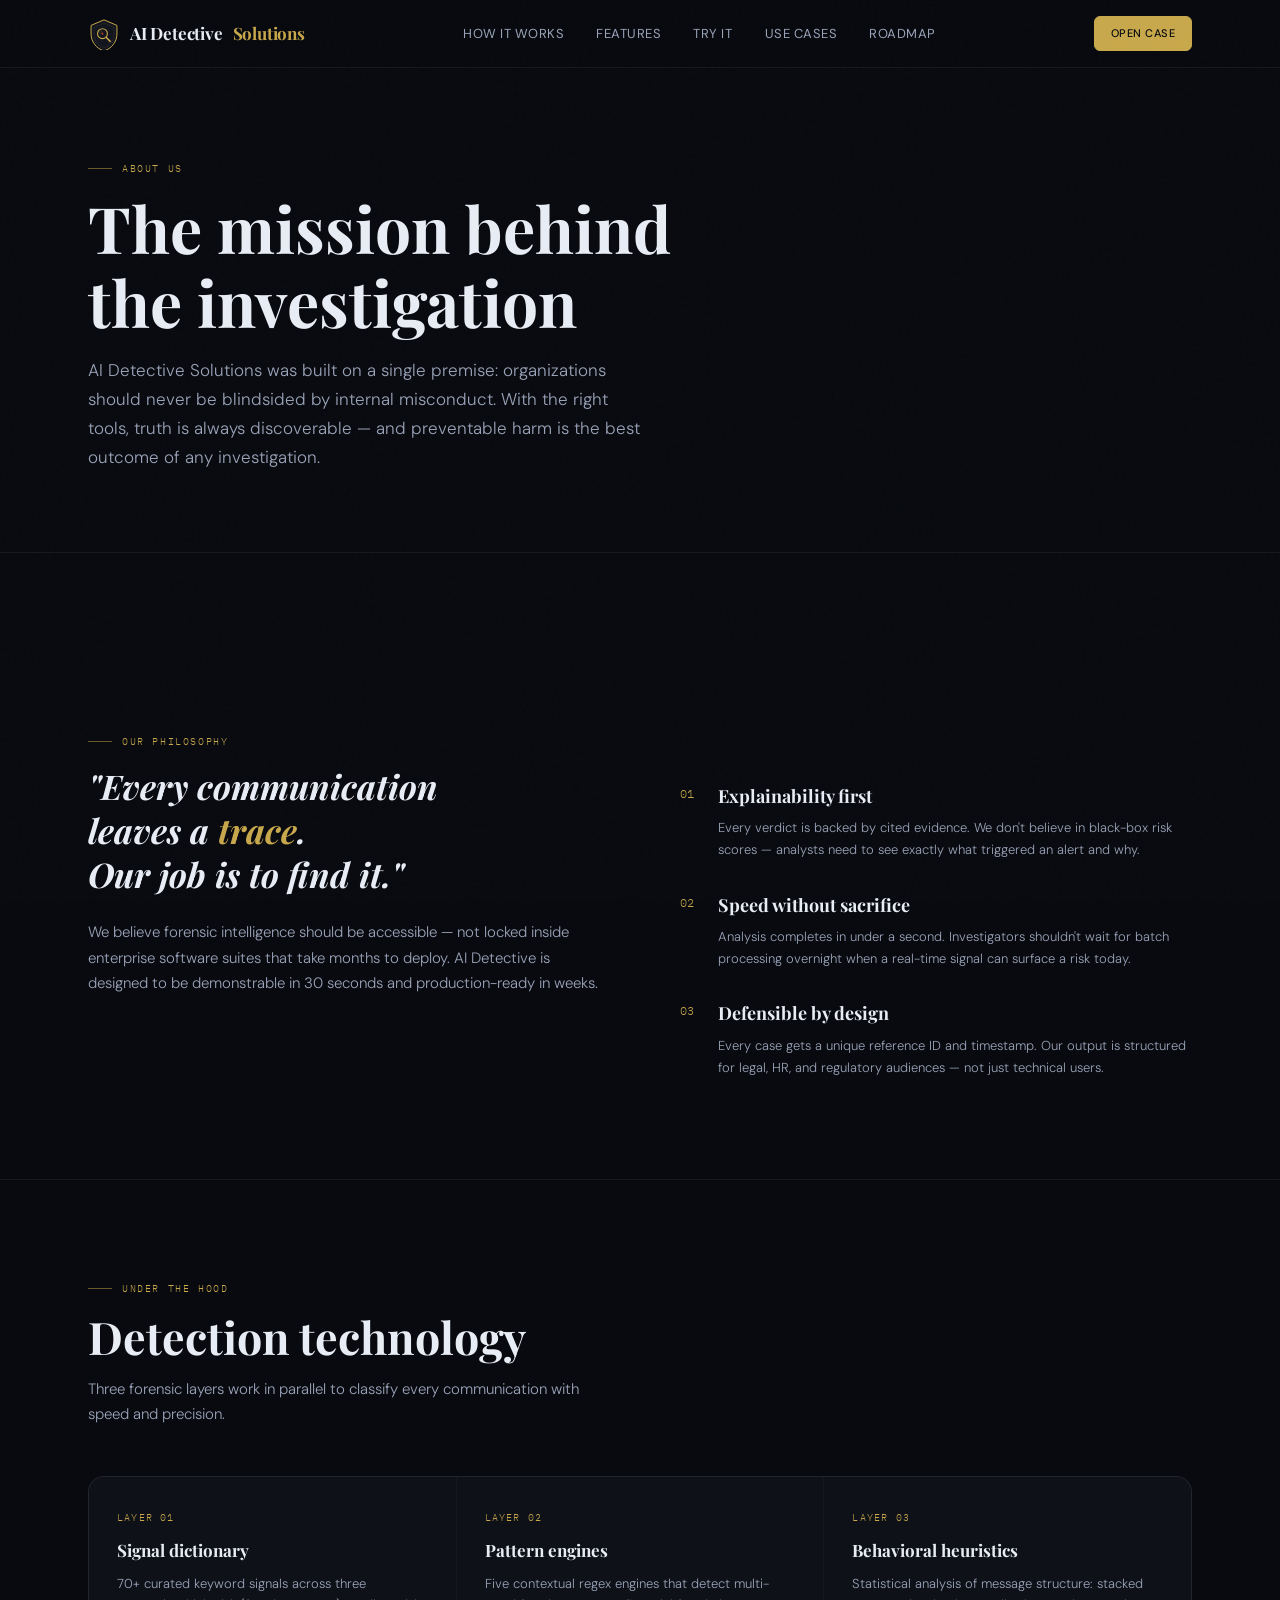
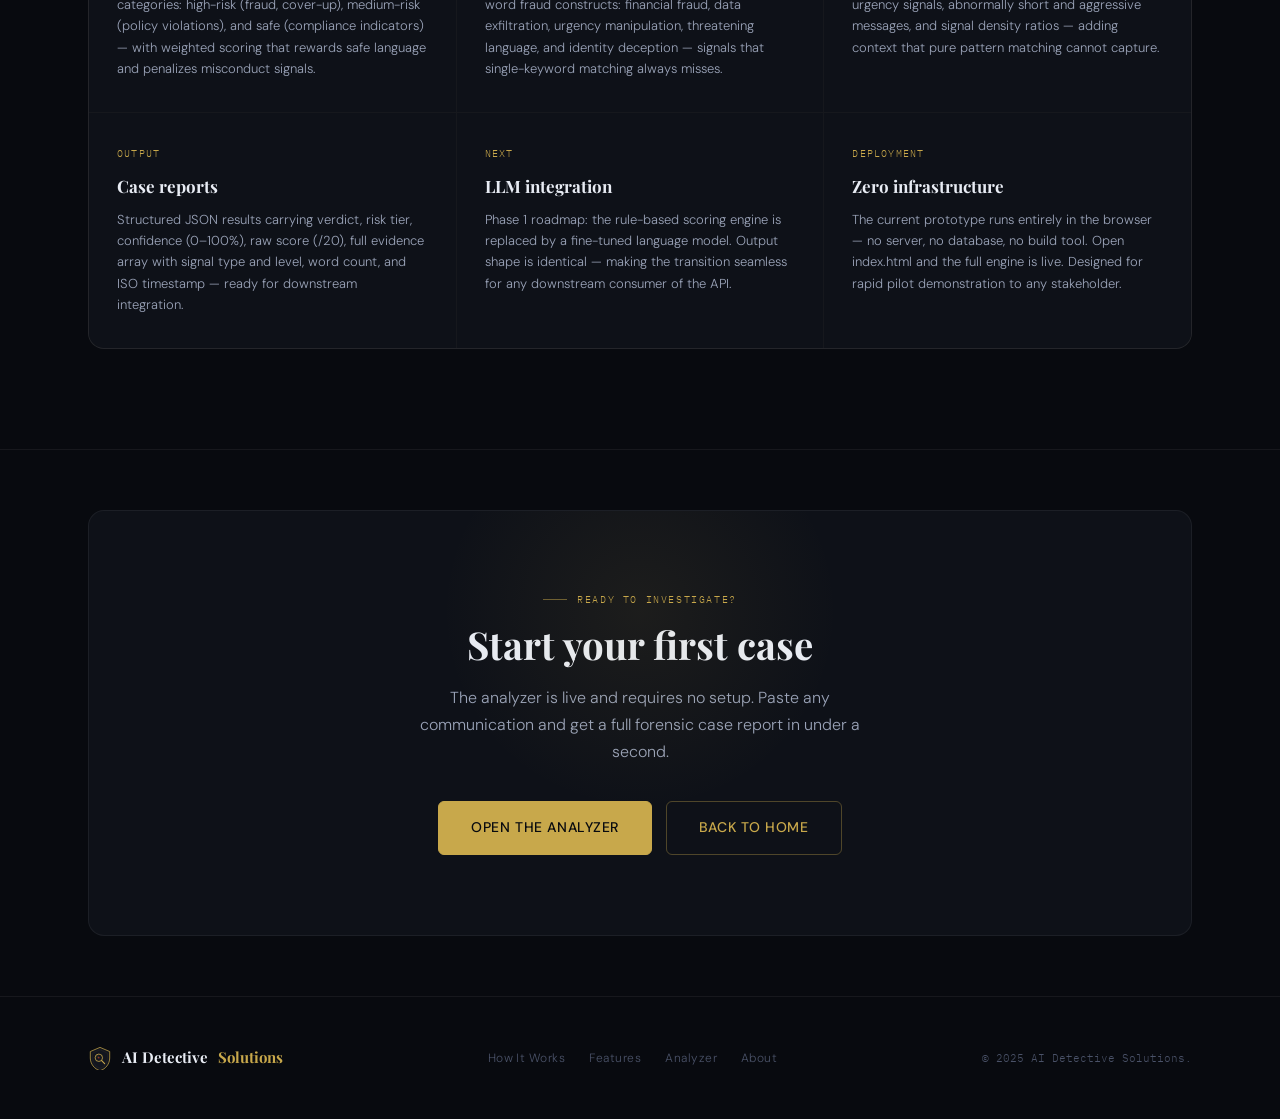
<file: pages/about.html>
<!DOCTYPE html>
<html lang="en">
<head>
  <meta charset="UTF-8"/>
  <meta name="viewport" content="width=device-width, initial-scale=1.0"/>
  <title>About — AI Detective Solutions</title>
  <meta name="description" content="The mission, technology, and team behind AI Detective Solutions."/>
  <link rel="icon" href="../assets/logo.svg" type="image/svg+xml"/>
  <link rel="stylesheet" href="../assets/css/main.css"/>
  <style>
    .about-hero { padding: 160px 0 80px; border-bottom: 1px solid var(--wire); }
    .mission-grid { display: grid; grid-template-columns: 1fr 1fr; gap: 80px; align-items: start; margin-top: 80px; }
    .mission-quote { font-family: var(--ff-display); font-size: clamp(22px,3vw,34px); font-weight: 700; font-style: italic; color: var(--chalk); line-height: 1.3; }
    .mission-quote span { color: var(--gold); }
    .tech-grid { display: grid; grid-template-columns: repeat(3,1fr); gap: 1px; background: var(--wire); border: 1px solid var(--wire); border-radius: var(--r-lg); overflow: hidden; margin-top: 48px; }
    .tech-item { background: var(--ink-2); padding: 32px 28px; }
    .tech-item__key { font-family: var(--ff-mono); font-size: 10px; letter-spacing: 0.12em; text-transform: uppercase; color: var(--gold); margin-bottom: 10px; }
    .tech-item__val { font-family: var(--ff-display); font-size: 17px; font-weight: 700; color: var(--chalk); margin-bottom: 8px; }
    .tech-item__desc { font-size: 13px; color: var(--chalk-2); line-height: 1.65; }
    .values-list { display: flex; flex-direction: column; gap: 28px; margin-top: 48px; }
    .value { display: flex; gap: 24px; align-items: flex-start; }
    .value__num { font-family: var(--ff-mono); font-size: 12px; color: var(--gold); flex-shrink: 0; margin-top: 3px; }
    .value__title { font-family: var(--ff-display); font-size: 18px; font-weight: 700; color: var(--chalk); margin-bottom: 6px; }
    .value__body { font-size: 13px; color: var(--chalk-2); line-height: 1.7; }
    @media(max-width:900px){ .mission-grid{grid-template-columns:1fr;gap:40px;} .tech-grid{grid-template-columns:1fr;} }
  </style>
</head>
<body>

<!-- NAV -->
<nav class="nav">
  <div class="nav__inner">
    <a href="../index.html" class="nav__logo">
      <img src="../assets/logo.svg" alt="Logo" class="nav__logo-icon"/>
      AI Detective <span>Solutions</span>
    </a>
    <ul class="nav__links">
      <li><a href="../index.html#how-it-works">How It Works</a></li>
      <li><a href="../index.html#features">Features</a></li>
      <li><a href="../index.html#analyzer">Try It</a></li>
      <li><a href="../index.html#use-cases">Use Cases</a></li>
      <li><a href="../index.html#roadmap">Roadmap</a></li>
    </ul>
    <div class="nav__cta">
      <a href="../index.html#analyzer" class="btn btn--gold btn--sm">Open Case</a>
    </div>
  </div>
</nav>

<!-- HERO -->
<div class="about-hero">
  <div class="container">
    <div class="section-tag reveal">About us</div>
    <h1 class="reveal" style="max-width:700px;">The mission behind<br>the investigation</h1>
    <p class="reveal" style="max-width:560px;margin-top:18px;font-size:17px;">AI Detective Solutions was built on a single premise: organizations should never be blindsided by internal misconduct. With the right tools, truth is always discoverable — and preventable harm is the best outcome of any investigation.</p>
  </div>
</div>

<!-- MISSION -->
<section class="section">
  <div class="container">
    <div class="mission-grid">
      <div>
        <div class="section-tag reveal">Our philosophy</div>
        <blockquote class="mission-quote reveal">
          "Every communication<br>leaves a <span>trace</span>.<br>Our job is to find it."
        </blockquote>
        <p class="reveal" style="margin-top:24px;">We believe forensic intelligence should be accessible — not locked inside enterprise software suites that take months to deploy. AI Detective is designed to be demonstrable in 30 seconds and production-ready in weeks.</p>
      </div>
      <div>
        <div class="values-list">
          <div class="value reveal">
            <div class="value__num">01</div>
            <div>
              <div class="value__title">Explainability first</div>
              <div class="value__body">Every verdict is backed by cited evidence. We don't believe in black-box risk scores — analysts need to see exactly what triggered an alert and why.</div>
            </div>
          </div>
          <div class="value reveal reveal-delay-1">
            <div class="value__num">02</div>
            <div>
              <div class="value__title">Speed without sacrifice</div>
              <div class="value__body">Analysis completes in under a second. Investigators shouldn't wait for batch processing overnight when a real-time signal can surface a risk today.</div>
            </div>
          </div>
          <div class="value reveal reveal-delay-2">
            <div class="value__num">03</div>
            <div>
              <div class="value__title">Defensible by design</div>
              <div class="value__body">Every case gets a unique reference ID and timestamp. Our output is structured for legal, HR, and regulatory audiences — not just technical users.</div>
            </div>
          </div>
        </div>
      </div>
    </div>
  </div>
</section>

<div class="rule"></div>

<!-- TECH STACK -->
<section class="section">
  <div class="container">
    <div class="section-tag reveal">Under the hood</div>
    <h2 class="reveal">Detection technology</h2>
    <p class="reveal" style="max-width:500px;margin-top:14px;">Three forensic layers work in parallel to classify every communication with speed and precision.</p>

    <div class="tech-grid">
      <div class="tech-item reveal">
        <div class="tech-item__key">Layer 01</div>
        <div class="tech-item__val">Signal dictionary</div>
        <div class="tech-item__desc">70+ curated keyword signals across three categories: high-risk (fraud, cover-up), medium-risk (policy violations), and safe (compliance indicators) — with weighted scoring that rewards safe language and penalizes misconduct signals.</div>
      </div>
      <div class="tech-item reveal reveal-delay-1">
        <div class="tech-item__key">Layer 02</div>
        <div class="tech-item__val">Pattern engines</div>
        <div class="tech-item__desc">Five contextual regex engines that detect multi-word fraud constructs: financial fraud, data exfiltration, urgency manipulation, threatening language, and identity deception — signals that single-keyword matching always misses.</div>
      </div>
      <div class="tech-item reveal reveal-delay-2">
        <div class="tech-item__key">Layer 03</div>
        <div class="tech-item__val">Behavioral heuristics</div>
        <div class="tech-item__desc">Statistical analysis of message structure: stacked urgency signals, abnormally short and aggressive messages, and signal density ratios — adding context that pure pattern matching cannot capture.</div>
      </div>
      <div class="tech-item reveal">
        <div class="tech-item__key">Output</div>
        <div class="tech-item__val">Case reports</div>
        <div class="tech-item__desc">Structured JSON results carrying verdict, risk tier, confidence (0–100%), raw score (/20), full evidence array with signal type and level, word count, and ISO timestamp — ready for downstream integration.</div>
      </div>
      <div class="tech-item reveal reveal-delay-1">
        <div class="tech-item__key">Next</div>
        <div class="tech-item__val">LLM integration</div>
        <div class="tech-item__desc">Phase 1 roadmap: the rule-based scoring engine is replaced by a fine-tuned language model. Output shape is identical — making the transition seamless for any downstream consumer of the API.</div>
      </div>
      <div class="tech-item reveal reveal-delay-2">
        <div class="tech-item__key">Deployment</div>
        <div class="tech-item__val">Zero infrastructure</div>
        <div class="tech-item__desc">The current prototype runs entirely in the browser — no server, no database, no build tool. Open index.html and the full engine is live. Designed for rapid pilot demonstration to any stakeholder.</div>
      </div>
    </div>
  </div>
</section>

<div class="rule"></div>

<!-- CTA -->
<section class="section--sm">
  <div class="container">
    <div class="cta-section reveal">
      <div class="section-tag" style="justify-content:center;">Ready to investigate?</div>
      <h2 class="cta-section__title">Start your first case</h2>
      <p class="cta-section__sub">The analyzer is live and requires no setup. Paste any communication and get a full forensic case report in under a second.</p>
      <div class="cta-section__actions">
        <a href="../index.html#analyzer" class="btn btn--gold btn--lg">Open the Analyzer</a>
        <a href="../index.html" class="btn btn--ghost btn--lg">Back to Home</a>
      </div>
    </div>
  </div>
</section>

<!-- FOOTER -->
<footer class="footer">
  <div class="container">
    <div class="footer__inner">
      <div class="footer__brand">
        <img src="../assets/logo.svg" alt="Logo" style="width:24px;height:24px;"/>
        AI Detective <span>Solutions</span>
      </div>
      <ul class="footer__links">
        <li><a href="../index.html#how-it-works">How It Works</a></li>
        <li><a href="../index.html#features">Features</a></li>
        <li><a href="../index.html#analyzer">Analyzer</a></li>
        <li><a href="about.html">About</a></li>
      </ul>
      <div class="footer__copy">&copy; 2025 AI Detective Solutions.</div>
    </div>
  </div>
</footer>

<script src="../assets/js/main.js"></script>
</body>
</html>
</file>
<file: assets/css/main.css>
@import url('https://fonts.googleapis.com/css2?family=Playfair+Display:ital,wght@0,700;0,900;1,700&family=IBM+Plex+Mono:wght@400;500&family=DM+Sans:wght@300;400;500&display=swap');

/* ══════════════════════════════════════════════
   AI DETECTIVE SOLUTIONS — Design System
   Theme: Cinematic noir / forensic precision
   ══════════════════════════════════════════════ */

:root {
  --ink:        #080a0f;
  --ink-2:      #0e1118;
  --ink-3:      #141923;
  --ink-4:      #1b2133;
  --wire:       rgba(255,255,255,0.06);
  --wire-mid:   rgba(255,255,255,0.11);
  --wire-hi:    rgba(255,255,255,0.22);

  --gold:       #c8a84b;
  --gold-lit:   #e4c97a;
  --gold-dim:   rgba(200,168,75,0.14);
  --gold-glow:  rgba(200,168,75,0.08);

  --chalk:      #e8ecf4;
  --chalk-2:    #9aa3b8;
  --chalk-3:    #4a5268;

  --red:        #c0392b;
  --red-lit:    #e74c3c;
  --red-dim:    rgba(192,57,43,0.13);

  --amber:      #c47d11;
  --amber-lit:  #f39c12;
  --amber-dim:  rgba(196,125,17,0.12);

  --teal:       #148a74;
  --teal-lit:   #1abc9c;
  --teal-dim:   rgba(20,138,116,0.12);

  --ff-display: 'Playfair Display', Georgia, serif;
  --ff-mono:    'IBM Plex Mono', 'Courier New', monospace;
  --ff-body:    'DM Sans', system-ui, sans-serif;

  --nav-h:      68px;
  --r-sm:       6px;
  --r-md:       10px;
  --r-lg:       16px;
}

*, *::before, *::after { box-sizing: border-box; margin: 0; padding: 0; }

html { scroll-behavior: smooth; }

body {
  background: var(--ink);
  color: var(--chalk);
  font-family: var(--ff-body);
  font-size: 15px;
  font-weight: 300;
  line-height: 1.7;
  min-height: 100vh;
  overflow-x: hidden;
}

/* ── Noise texture overlay ──────────────────── */
body::before {
  content: '';
  position: fixed;
  inset: 0;
  background-image: url("data:image/svg+xml,%3Csvg viewBox='0 0 256 256' xmlns='http://www.w3.org/2000/svg'%3E%3Cfilter id='n'%3E%3CfeTurbulence type='fractalNoise' baseFrequency='0.9' numOctaves='4' stitchTiles='stitch'/%3E%3C/filter%3E%3Crect width='100%25' height='100%25' filter='url(%23n)' opacity='0.04'/%3E%3C/svg%3E");
  pointer-events: none;
  z-index: 9999;
  opacity: 0.4;
}

/* ── Typography ─────────────────────────────── */
h1, h2, h3, h4 { font-family: var(--ff-display); font-weight: 700; line-height: 1.15; color: var(--chalk); }
h1 { font-size: clamp(36px, 5vw, 72px); }
h2 { font-size: clamp(26px, 3.5vw, 48px); }
h3 { font-size: clamp(18px, 2vw, 26px); }
p  { color: var(--chalk-2); }
a  { color: inherit; text-decoration: none; }
code { font-family: var(--ff-mono); font-size: 0.875em; color: var(--gold); }

.mono { font-family: var(--ff-mono); }
.gold { color: var(--gold); }
.serif { font-family: var(--ff-display); }

/* ── Grid & layout ──────────────────────────── */
.container { max-width: 1160px; margin: 0 auto; padding: 0 28px; }
.section { padding: 100px 0; }
.section--sm { padding: 60px 0; }

/* ── Divider line ───────────────────────────── */
.rule { height: 1px; background: var(--wire); margin: 0; }

/* ══════════════════════════════════════════════
   NAVIGATION
   ══════════════════════════════════════════════ */
.nav {
  position: fixed;
  top: 0; left: 0; right: 0;
  height: var(--nav-h);
  z-index: 100;
  display: flex;
  align-items: center;
  border-bottom: 1px solid var(--wire);
  backdrop-filter: blur(16px);
  -webkit-backdrop-filter: blur(16px);
  background: rgba(8,10,15,0.82);
  transition: background 0.3s;
}

.nav__inner {
  display: flex;
  align-items: center;
  justify-content: space-between;
  width: 100%;
  max-width: 1160px;
  margin: 0 auto;
  padding: 0 28px;
}

.nav__logo {
  display: flex;
  align-items: center;
  gap: 10px;
  font-family: var(--ff-display);
  font-size: 17px;
  font-weight: 700;
  color: var(--chalk);
  letter-spacing: -0.2px;
}

.nav__logo span { color: var(--gold); }

.nav__logo-icon {
  width: 32px;
  height: 32px;
  flex-shrink: 0;
}

.nav__links {
  display: flex;
  align-items: center;
  gap: 32px;
  list-style: none;
}

.nav__links a {
  font-size: 13px;
  font-weight: 400;
  color: var(--chalk-2);
  letter-spacing: 0.04em;
  text-transform: uppercase;
  transition: color 0.2s;
}

.nav__links a:hover,
.nav__links a.active { color: var(--gold); }

.nav__cta {
  display: flex;
  align-items: center;
  gap: 12px;
}

.nav__hamburger {
  display: none;
  flex-direction: column;
  gap: 5px;
  cursor: pointer;
  padding: 4px;
}

.nav__hamburger span {
  display: block;
  width: 22px;
  height: 1.5px;
  background: var(--chalk);
  transition: all 0.3s;
}

/* ══════════════════════════════════════════════
   BUTTONS
   ══════════════════════════════════════════════ */
.btn {
  display: inline-flex;
  align-items: center;
  gap: 8px;
  font-family: var(--ff-body);
  font-size: 13px;
  font-weight: 500;
  letter-spacing: 0.04em;
  text-transform: uppercase;
  padding: 11px 24px;
  border-radius: var(--r-sm);
  border: 1px solid transparent;
  cursor: pointer;
  transition: all 0.2s;
  text-decoration: none;
}

.btn--gold {
  background: var(--gold);
  color: var(--ink);
  border-color: var(--gold);
}
.btn--gold:hover { background: var(--gold-lit); border-color: var(--gold-lit); }

.btn--outline {
  background: transparent;
  color: var(--chalk-2);
  border-color: var(--wire-mid);
}
.btn--outline:hover { color: var(--chalk); border-color: var(--wire-hi); background: var(--ink-3); }

.btn--ghost {
  background: transparent;
  color: var(--gold);
  border-color: rgba(200,168,75,0.35);
}
.btn--ghost:hover { background: var(--gold-dim); }

.btn--lg { font-size: 14px; padding: 14px 32px; }
.btn--sm { font-size: 11px; padding: 7px 16px; }

/* ══════════════════════════════════════════════
   HERO
   ══════════════════════════════════════════════ */
.hero {
  min-height: 100vh;
  display: flex;
  align-items: center;
  position: relative;
  padding-top: var(--nav-h);
  overflow: hidden;
}

.hero__grid-bg {
  position: absolute;
  inset: 0;
  background-image:
    linear-gradient(rgba(200,168,75,0.04) 1px, transparent 1px),
    linear-gradient(90deg, rgba(200,168,75,0.04) 1px, transparent 1px);
  background-size: 60px 60px;
  mask-image: radial-gradient(ellipse 80% 60% at 50% 40%, black 30%, transparent 100%);
}

.hero__glow {
  position: absolute;
  top: 20%;
  left: 50%;
  transform: translateX(-50%);
  width: 600px;
  height: 600px;
  background: radial-gradient(circle, rgba(200,168,75,0.07) 0%, transparent 70%);
  pointer-events: none;
}

.hero__inner {
  position: relative;
  z-index: 1;
  max-width: 820px;
}

.hero__eyebrow {
  display: inline-flex;
  align-items: center;
  gap: 10px;
  font-family: var(--ff-mono);
  font-size: 11px;
  font-weight: 500;
  letter-spacing: 0.14em;
  text-transform: uppercase;
  color: var(--gold);
  margin-bottom: 28px;
}

.hero__eyebrow::before {
  content: '';
  display: block;
  width: 32px;
  height: 1px;
  background: var(--gold);
  opacity: 0.6;
}

.hero__title {
  margin-bottom: 24px;
  letter-spacing: -1px;
}

.hero__title em {
  font-style: italic;
  color: var(--gold);
}

.hero__subtitle {
  font-size: 18px;
  font-weight: 300;
  color: var(--chalk-2);
  max-width: 560px;
  margin-bottom: 44px;
  line-height: 1.65;
}

.hero__actions {
  display: flex;
  align-items: center;
  gap: 16px;
  flex-wrap: wrap;
}

.hero__stats {
  display: flex;
  gap: 48px;
  margin-top: 80px;
  padding-top: 40px;
  border-top: 1px solid var(--wire);
}

.hero__stat-num {
  font-family: var(--ff-display);
  font-size: 36px;
  font-weight: 700;
  color: var(--chalk);
  line-height: 1;
  margin-bottom: 4px;
}

.hero__stat-num span { color: var(--gold); }
.hero__stat-label { font-size: 12px; color: var(--chalk-3); letter-spacing: 0.06em; text-transform: uppercase; }

.hero__scroll {
  position: absolute;
  bottom: 36px;
  left: 28px;
  display: flex;
  align-items: center;
  gap: 10px;
  font-family: var(--ff-mono);
  font-size: 10px;
  letter-spacing: 0.1em;
  color: var(--chalk-3);
  text-transform: uppercase;
  animation: scrollBob 2.5s ease-in-out infinite;
}

@keyframes scrollBob {
  0%,100% { transform: translateY(0); }
  50%      { transform: translateY(6px); }
}

/* ══════════════════════════════════════════════
   SECTION HEADERS
   ══════════════════════════════════════════════ */
.section-tag {
  font-family: var(--ff-mono);
  font-size: 10px;
  letter-spacing: 0.16em;
  text-transform: uppercase;
  color: var(--gold);
  margin-bottom: 14px;
  display: flex;
  align-items: center;
  gap: 10px;
}

.section-tag::before {
  content: '';
  display: block;
  width: 24px;
  height: 1px;
  background: var(--gold);
  opacity: 0.5;
}

/* ══════════════════════════════════════════════
   HOW IT WORKS — step strip
   ══════════════════════════════════════════════ */
.steps {
  display: grid;
  grid-template-columns: repeat(3, 1fr);
  gap: 1px;
  background: var(--wire);
  border: 1px solid var(--wire);
  border-radius: var(--r-lg);
  overflow: hidden;
  margin-top: 60px;
}

.step {
  background: var(--ink-2);
  padding: 40px 36px;
  position: relative;
}

.step::after {
  content: '';
  position: absolute;
  top: 40px; right: 0;
  width: 1px; height: calc(100% - 80px);
  background: var(--wire);
}

.step:last-child::after { display: none; }

.step__num {
  font-family: var(--ff-mono);
  font-size: 11px;
  letter-spacing: 0.1em;
  color: var(--gold);
  margin-bottom: 20px;
  display: flex;
  align-items: center;
  gap: 8px;
}

.step__num::after {
  content: '';
  flex: 1;
  height: 1px;
  background: var(--wire-mid);
}

.step__title {
  font-family: var(--ff-display);
  font-size: 20px;
  font-weight: 700;
  color: var(--chalk);
  margin-bottom: 12px;
}

.step__body { font-size: 14px; color: var(--chalk-2); line-height: 1.7; }

/* ══════════════════════════════════════════════
   FEATURES GRID
   ══════════════════════════════════════════════ */
.features {
  display: grid;
  grid-template-columns: repeat(2, 1fr);
  gap: 1px;
  background: var(--wire);
  border: 1px solid var(--wire);
  border-radius: var(--r-lg);
  overflow: hidden;
  margin-top: 60px;
}

.feature {
  background: var(--ink-2);
  padding: 40px;
  transition: background 0.25s;
}

.feature:hover { background: var(--ink-3); }

.feature__icon {
  width: 44px;
  height: 44px;
  background: var(--gold-dim);
  border: 1px solid rgba(200,168,75,0.2);
  border-radius: var(--r-md);
  display: flex;
  align-items: center;
  justify-content: center;
  margin-bottom: 20px;
  color: var(--gold);
}

.feature__title {
  font-family: var(--ff-display);
  font-size: 19px;
  font-weight: 700;
  color: var(--chalk);
  margin-bottom: 10px;
}

.feature__body { font-size: 14px; color: var(--chalk-2); line-height: 1.75; }

/* ══════════════════════════════════════════════
   ANALYZER TOOL EMBED
   ══════════════════════════════════════════════ */
.tool-wrap {
  background: var(--ink-2);
  border: 1px solid var(--wire-mid);
  border-top: 2px solid var(--gold);
  border-radius: var(--r-lg);
  overflow: hidden;
  margin-top: 60px;
}

.tool-bar {
  display: flex;
  align-items: center;
  justify-content: space-between;
  padding: 14px 20px;
  border-bottom: 1px solid var(--wire);
  background: var(--ink-3);
}

.tool-bar__dots { display: flex; gap: 6px; }
.tool-bar__dots span {
  width: 10px; height: 10px; border-radius: 50%;
  background: var(--wire-mid);
}
.tool-bar__dots span:nth-child(1) { background: #c0392b55; }
.tool-bar__dots span:nth-child(2) { background: #d68910aa; }
.tool-bar__dots span:nth-child(3) { background: #1e844966; }

.tool-bar__title {
  font-family: var(--ff-mono);
  font-size: 11px;
  letter-spacing: 0.08em;
  color: var(--chalk-3);
}

.tool-body { padding: 32px; }

/* samples */
.tool-samples { display: flex; flex-wrap: wrap; gap: 8px; margin-bottom: 20px; }
.tool-sample {
  font-family: var(--ff-mono);
  font-size: 11px;
  padding: 5px 12px;
  border-radius: var(--r-sm);
  border: 1px solid var(--wire-mid);
  background: transparent;
  color: var(--chalk-3);
  cursor: pointer;
  transition: all 0.15s;
  display: flex;
  align-items: center;
  gap: 6px;
}
.tool-sample:hover { color: var(--chalk); border-color: var(--wire-hi); background: var(--ink-4); }
.tool-sample.s-red:hover    { color: var(--red-lit);   border-color: var(--red); }
.tool-sample.s-amber:hover  { color: var(--amber-lit); border-color: var(--amber); }
.tool-sample.s-teal:hover   { color: var(--teal-lit);  border-color: var(--teal); }
.tool-sample__dot { width: 6px; height: 6px; border-radius: 50%; flex-shrink: 0; }

.tool-label {
  font-family: var(--ff-mono);
  font-size: 10px;
  letter-spacing: 0.12em;
  text-transform: uppercase;
  color: var(--chalk-3);
  margin-bottom: 8px;
}

textarea.tool-input {
  width: 100%;
  min-height: 120px;
  resize: vertical;
  background: var(--ink);
  border: 1px solid var(--wire);
  border-radius: var(--r-md);
  color: var(--chalk);
  font-family: var(--ff-body);
  font-size: 14px;
  font-weight: 300;
  line-height: 1.65;
  padding: 14px 16px;
  outline: none;
  transition: border-color 0.2s;
}
textarea.tool-input::placeholder { color: var(--chalk-3); font-style: italic; }
textarea.tool-input:focus { border-color: rgba(200,168,75,0.4); }

.tool-footer {
  display: flex;
  justify-content: space-between;
  align-items: center;
  margin-top: 12px;
}
.tool-footer__meta { font-family: var(--ff-mono); font-size: 11px; color: var(--chalk-3); }
.tool-footer__btns { display: flex; gap: 8px; }

#tool-output { margin-top: 24px; }

/* Result card (inside tool) */
.case-card {
  border: 1px solid var(--wire-mid);
  border-radius: var(--r-lg);
  overflow: hidden;
  animation: slideUp 0.3s ease;
}
@keyframes slideUp { from{opacity:0;transform:translateY(8px)} to{opacity:1;transform:translateY(0)} }

.case-card.risk-high   { border-left: 3px solid var(--red); }
.case-card.risk-medium { border-left: 3px solid var(--amber-lit); }
.case-card.risk-low    { border-left: 3px solid var(--teal-lit); }

.case-head {
  padding: 16px 20px;
  background: var(--ink-3);
  border-bottom: 1px solid var(--wire);
  display: flex;
  justify-content: space-between;
  align-items: flex-start;
  flex-wrap: wrap;
  gap: 10px;
}

.case-verdict {
  display: flex;
  align-items: center;
  gap: 10px;
}

.verdict-dot {
  width: 10px; height: 10px;
  border-radius: 50%;
  flex-shrink: 0;
  box-shadow: 0 0 0 3px rgba(255,255,255,0.06);
}

.verdict-text { font-family: var(--ff-display); font-size: 20px; font-weight: 700; }
.vt-high   { color: var(--red-lit); }
.vt-medium { color: var(--amber-lit); }
.vt-low    { color: var(--teal-lit); }

.case-id-badge {
  font-family: var(--ff-mono);
  font-size: 10px;
  letter-spacing: 0.06em;
  color: var(--chalk-3);
  background: var(--ink-4);
  border: 1px solid var(--wire);
  padding: 3px 10px;
  border-radius: var(--r-sm);
}

.case-meta-row {
  font-family: var(--ff-mono);
  font-size: 11px;
  color: var(--chalk-3);
  display: flex;
  flex-wrap: wrap;
  gap: 4px 14px;
  margin-top: 8px;
}
.case-meta-row strong { color: var(--chalk-2); }

.case-body { padding: 20px; background: var(--ink-2); }

.conf-row { display: flex; align-items: center; gap: 12px; margin-bottom: 18px; }
.conf-lbl { font-family: var(--ff-mono); font-size: 11px; color: var(--chalk-3); white-space: nowrap; }
.conf-track { flex: 1; height: 4px; background: var(--ink-4); border-radius: 2px; overflow: hidden; }
.conf-fill { height: 100%; border-radius: 2px; transition: width 0.8s cubic-bezier(0.34,1.56,0.64,1); }
.conf-pct { font-family: var(--ff-mono); font-size: 11px; color: var(--chalk-2); min-width: 30px; text-align: right; }

.transcript-lbl {
  font-family: var(--ff-mono);
  font-size: 10px;
  letter-spacing: 0.1em;
  text-transform: uppercase;
  color: var(--chalk-3);
  margin-bottom: 8px;
}

.transcript {
  background: var(--ink);
  border: 1px solid var(--wire);
  border-radius: var(--r-md);
  padding: 14px 16px;
  font-size: 13px;
  font-weight: 300;
  line-height: 1.8;
  color: var(--chalk-2);
  font-style: italic;
  word-break: break-word;
  margin-bottom: 18px;
}

mark { background: transparent; border-radius: 3px; padding: 1px 3px; font-style: normal; font-weight: 500; }
mark.ev-h { color: var(--red-lit);   background: var(--red-dim); }
mark.ev-m { color: var(--amber-lit); background: var(--amber-dim); }
mark.ev-s { color: var(--teal-lit);  background: var(--teal-dim); }

.ev-groups { display: flex; flex-direction: column; gap: 10px; margin-bottom: 14px; }
.ev-grp    { display: flex; flex-wrap: wrap; align-items: center; gap: 6px; }
.ev-hed    { font-family: var(--ff-mono); font-size: 10px; letter-spacing: 0.08em; text-transform: uppercase; color: var(--chalk-3); white-space: nowrap; }
.pill      { font-size: 11px; padding: 3px 10px; border-radius: var(--r-sm); border: 1px solid transparent; font-family: var(--ff-mono); }
.pill em   { font-style: normal; opacity: 0.6; }
.ph { color: var(--red-lit);   background: var(--red-dim);   border-color: rgba(192,57,43,0.3); }
.pm { color: var(--amber-lit); background: var(--amber-dim); border-color: rgba(196,125,17,0.3); }
.ps { color: var(--teal-lit);  background: var(--teal-dim);  border-color: rgba(20,138,116,0.3); }
.no-ev { font-family: var(--ff-mono); font-size: 12px; color: var(--chalk-3); }

.case-foot {
  padding: 12px 20px;
  background: var(--ink-3);
  border-top: 1px solid var(--wire);
  display: flex;
  justify-content: space-between;
  align-items: center;
  flex-wrap: wrap;
  gap: 8px;
}

.score-lbl { font-family: var(--ff-mono); font-size: 11px; color: var(--chalk-3); }
.score-lbl strong { color: var(--chalk-2); }

.loading-state {
  display: flex;
  align-items: center;
  gap: 14px;
  padding: 20px;
  color: var(--chalk-3);
  font-family: var(--ff-mono);
  font-size: 12px;
  letter-spacing: 0.04em;
}
.spinner {
  width: 18px; height: 18px;
  border: 2px solid var(--wire-mid);
  border-top-color: var(--gold);
  border-radius: 50%;
  animation: spin 0.65s linear infinite;
  flex-shrink: 0;
}
@keyframes spin { to { transform: rotate(360deg); } }

.err-box {
  padding: 12px 16px;
  background: var(--red-dim);
  border: 1px solid rgba(192,57,43,0.3);
  border-radius: var(--r-md);
  color: var(--red-lit);
  font-family: var(--ff-mono);
  font-size: 12px;
}

/* ══════════════════════════════════════════════
   USE CASES SECTION
   ══════════════════════════════════════════════ */
.use-cases {
  display: grid;
  grid-template-columns: repeat(3, 1fr);
  gap: 20px;
  margin-top: 60px;
}

.use-case {
  background: var(--ink-2);
  border: 1px solid var(--wire);
  border-radius: var(--r-lg);
  padding: 36px 30px;
  transition: border-color 0.25s, transform 0.25s;
}

.use-case:hover {
  border-color: var(--wire-hi);
  transform: translateY(-3px);
}

.use-case__tag {
  font-family: var(--ff-mono);
  font-size: 10px;
  letter-spacing: 0.12em;
  text-transform: uppercase;
  color: var(--gold);
  margin-bottom: 16px;
  display: flex;
  align-items: center;
  gap: 8px;
}

.use-case__tag::before {
  content: '';
  width: 16px;
  height: 1px;
  background: var(--gold);
  opacity: 0.5;
}

.use-case__title {
  font-family: var(--ff-display);
  font-size: 20px;
  font-weight: 700;
  color: var(--chalk);
  margin-bottom: 12px;
}

.use-case__body { font-size: 13px; color: var(--chalk-2); line-height: 1.75; }

/* ══════════════════════════════════════════════
   STATS BAND
   ══════════════════════════════════════════════ */
.stats-band {
  background: var(--ink-2);
  border-top: 1px solid var(--wire);
  border-bottom: 1px solid var(--wire);
  padding: 60px 0;
}

.stats-band__grid {
  display: grid;
  grid-template-columns: repeat(4, 1fr);
  gap: 1px;
  background: var(--wire);
}

.stats-band__item {
  background: var(--ink-2);
  padding: 36px 32px;
  text-align: center;
}

.stats-band__num {
  font-family: var(--ff-display);
  font-size: 48px;
  font-weight: 900;
  color: var(--gold);
  line-height: 1;
  margin-bottom: 8px;
}

.stats-band__label {
  font-size: 13px;
  color: var(--chalk-3);
  letter-spacing: 0.04em;
}

/* ══════════════════════════════════════════════
   ROADMAP
   ══════════════════════════════════════════════ */
.roadmap {
  display: grid;
  grid-template-columns: 180px 1fr;
  gap: 0;
  margin-top: 60px;
  border: 1px solid var(--wire);
  border-radius: var(--r-lg);
  overflow: hidden;
}

.roadmap__phases {
  background: var(--ink-3);
  border-right: 1px solid var(--wire);
  padding: 20px 0;
}

.phase-btn {
  width: 100%;
  background: transparent;
  border: none;
  padding: 16px 24px;
  text-align: left;
  cursor: pointer;
  font-family: var(--ff-mono);
  font-size: 11px;
  letter-spacing: 0.08em;
  color: var(--chalk-3);
  text-transform: uppercase;
  border-left: 2px solid transparent;
  transition: all 0.2s;
}

.phase-btn:hover { color: var(--chalk-2); }
.phase-btn.active { color: var(--gold); border-left-color: var(--gold); background: var(--gold-glow); }

.roadmap__content { padding: 40px; background: var(--ink-2); }

.phase-panel { display: none; }
.phase-panel.active { display: block; }

.phase-panel__tag {
  font-family: var(--ff-mono);
  font-size: 10px;
  letter-spacing: 0.12em;
  text-transform: uppercase;
  color: var(--gold);
  margin-bottom: 12px;
}

.phase-panel__title {
  font-family: var(--ff-display);
  font-size: 26px;
  font-weight: 700;
  color: var(--chalk);
  margin-bottom: 16px;
}

.phase-panel__body {
  font-size: 14px;
  color: var(--chalk-2);
  margin-bottom: 24px;
  line-height: 1.75;
}

.phase-items {
  display: flex;
  flex-direction: column;
  gap: 10px;
}

.phase-item {
  display: flex;
  align-items: flex-start;
  gap: 12px;
  font-size: 13px;
  color: var(--chalk-2);
}

.phase-item::before {
  content: '→';
  color: var(--gold);
  font-family: var(--ff-mono);
  flex-shrink: 0;
  margin-top: 1px;
}

/* ══════════════════════════════════════════════
   CTA SECTION
   ══════════════════════════════════════════════ */
.cta-section {
  background: var(--ink-2);
  border: 1px solid var(--wire);
  border-radius: var(--r-lg);
  padding: 80px 60px;
  text-align: center;
  position: relative;
  overflow: hidden;
}

.cta-section::before {
  content: '';
  position: absolute;
  top: -100px; left: 50%;
  transform: translateX(-50%);
  width: 400px;
  height: 400px;
  background: radial-gradient(circle, rgba(200,168,75,0.08) 0%, transparent 70%);
  pointer-events: none;
}

.cta-section__title {
  font-size: clamp(28px, 3vw, 44px);
  margin-bottom: 18px;
}

.cta-section__sub {
  font-size: 16px;
  color: var(--chalk-2);
  max-width: 480px;
  margin: 0 auto 36px;
  line-height: 1.7;
}

.cta-section__actions { display: flex; gap: 14px; justify-content: center; flex-wrap: wrap; }

/* ══════════════════════════════════════════════
   FOOTER
   ══════════════════════════════════════════════ */
.footer {
  border-top: 1px solid var(--wire);
  padding: 48px 0;
}

.footer__inner {
  display: flex;
  justify-content: space-between;
  align-items: center;
  flex-wrap: wrap;
  gap: 20px;
}

.footer__brand {
  display: flex;
  align-items: center;
  gap: 10px;
  font-family: var(--ff-display);
  font-size: 15px;
  font-weight: 700;
  color: var(--chalk);
}

.footer__brand span { color: var(--gold); }

.footer__links {
  display: flex;
  gap: 24px;
  list-style: none;
}

.footer__links a {
  font-size: 12px;
  color: var(--chalk-3);
  letter-spacing: 0.04em;
  transition: color 0.2s;
}

.footer__links a:hover { color: var(--gold); }

.footer__copy {
  font-family: var(--ff-mono);
  font-size: 11px;
  color: var(--chalk-3);
}

/* ══════════════════════════════════════════════
   ANIMATIONS — fade in on scroll
   ══════════════════════════════════════════════ */
.reveal {
  opacity: 0;
  transform: translateY(24px);
  transition: opacity 0.65s ease, transform 0.65s ease;
}
.reveal.visible {
  opacity: 1;
  transform: translateY(0);
}
.reveal-delay-1 { transition-delay: 0.1s; }
.reveal-delay-2 { transition-delay: 0.2s; }
.reveal-delay-3 { transition-delay: 0.3s; }
.reveal-delay-4 { transition-delay: 0.4s; }

/* ══════════════════════════════════════════════
   RESPONSIVE
   ══════════════════════════════════════════════ */
@media (max-width: 900px) {
  .steps         { grid-template-columns: 1fr; }
  .step::after   { display: none; }
  .features      { grid-template-columns: 1fr; }
  .use-cases     { grid-template-columns: 1fr; }
  .stats-band__grid { grid-template-columns: repeat(2, 1fr); }
  .roadmap       { grid-template-columns: 1fr; }
  .roadmap__phases { border-right: none; border-bottom: 1px solid var(--wire); padding: 0; display: flex; overflow-x: auto; }
  .phase-btn     { white-space: nowrap; border-left: none; border-bottom: 2px solid transparent; }
  .phase-btn.active { border-left-color: transparent; border-bottom-color: var(--gold); }
  .hero__stats   { gap: 28px; flex-wrap: wrap; }
  .nav__links    { display: none; }
  .nav__hamburger { display: flex; }
}

@media (max-width: 600px) {
  .container     { padding: 0 20px; }
  .section       { padding: 70px 0; }
  .cta-section   { padding: 50px 28px; }
  .hero__stats   { display: none; }
  .stats-band__grid { grid-template-columns: 1fr; }
  .tool-body     { padding: 20px; }
}

/* ══════════════════════════════════════════════
   ML ENGINE — model loader & signal styles
   ══════════════════════════════════════════════ */

.model-loader {
  display: flex;
  gap: 20px;
  align-items: flex-start;
  background: var(--ink-2);
  border: 1px solid var(--wire-mid);
  border-top: 2px solid var(--gold);
  border-radius: var(--r-lg);
  padding: 28px 24px;
  animation: slideUp 0.3s ease;
}

.model-loader__icon {
  flex-shrink: 0;
  margin-top: 2px;
}

.model-loader__body { flex: 1; min-width: 0; }

.model-loader__title {
  font-family: var(--ff-display);
  font-size: 17px;
  font-weight: 700;
  color: var(--chalk);
  margin-bottom: 6px;
}

.model-loader__sub {
  font-family: var(--ff-mono);
  font-size: 11px;
  color: var(--chalk-3);
  margin-bottom: 14px;
  letter-spacing: 0.04em;
}

.model-loader__track {
  height: 4px;
  background: var(--ink-4);
  border-radius: 2px;
  overflow: hidden;
  margin-bottom: 8px;
}

.model-loader__bar {
  height: 100%;
  background: var(--gold);
  border-radius: 2px;
  transition: width 0.4s ease;
}

.model-loader__meta {
  display: flex;
  justify-content: space-between;
  font-family: var(--ff-mono);
  font-size: 10px;
  color: var(--chalk-3);
}

/* Engine badge */
.engine-badge {
  font-family: var(--ff-mono);
  font-size: 9px;
  font-weight: 500;
  letter-spacing: 0.08em;
  text-transform: uppercase;
  padding: 3px 8px;
  border-radius: var(--r-sm);
  border: 1px solid transparent;
}

.engine-ml {
  color: var(--gold);
  background: var(--gold-dim);
  border-color: rgba(200,168,75,0.3);
}

.engine-rule {
  color: var(--chalk-3);
  background: var(--ink-4);
  border-color: var(--wire);
}

/* ML signal bars */
.ml-signals {
  display: flex;
  flex-direction: column;
  gap: 10px;
  margin-bottom: 14px;
}

.ml-signal { }

.ml-signal__label {
  display: flex;
  justify-content: space-between;
  align-items: center;
  margin-bottom: 5px;
}

.ml-signal__pct {
  font-family: var(--ff-mono);
  font-size: 11px;
  color: var(--chalk-3);
}

.ml-signal__track {
  height: 3px;
  background: var(--ink-4);
  border-radius: 2px;
  overflow: hidden;
}

.ml-signal__fill {
  height: 100%;
  border-radius: 2px;
  transition: width 0.6s cubic-bezier(0.34,1.56,0.64,1);
}
</file>
